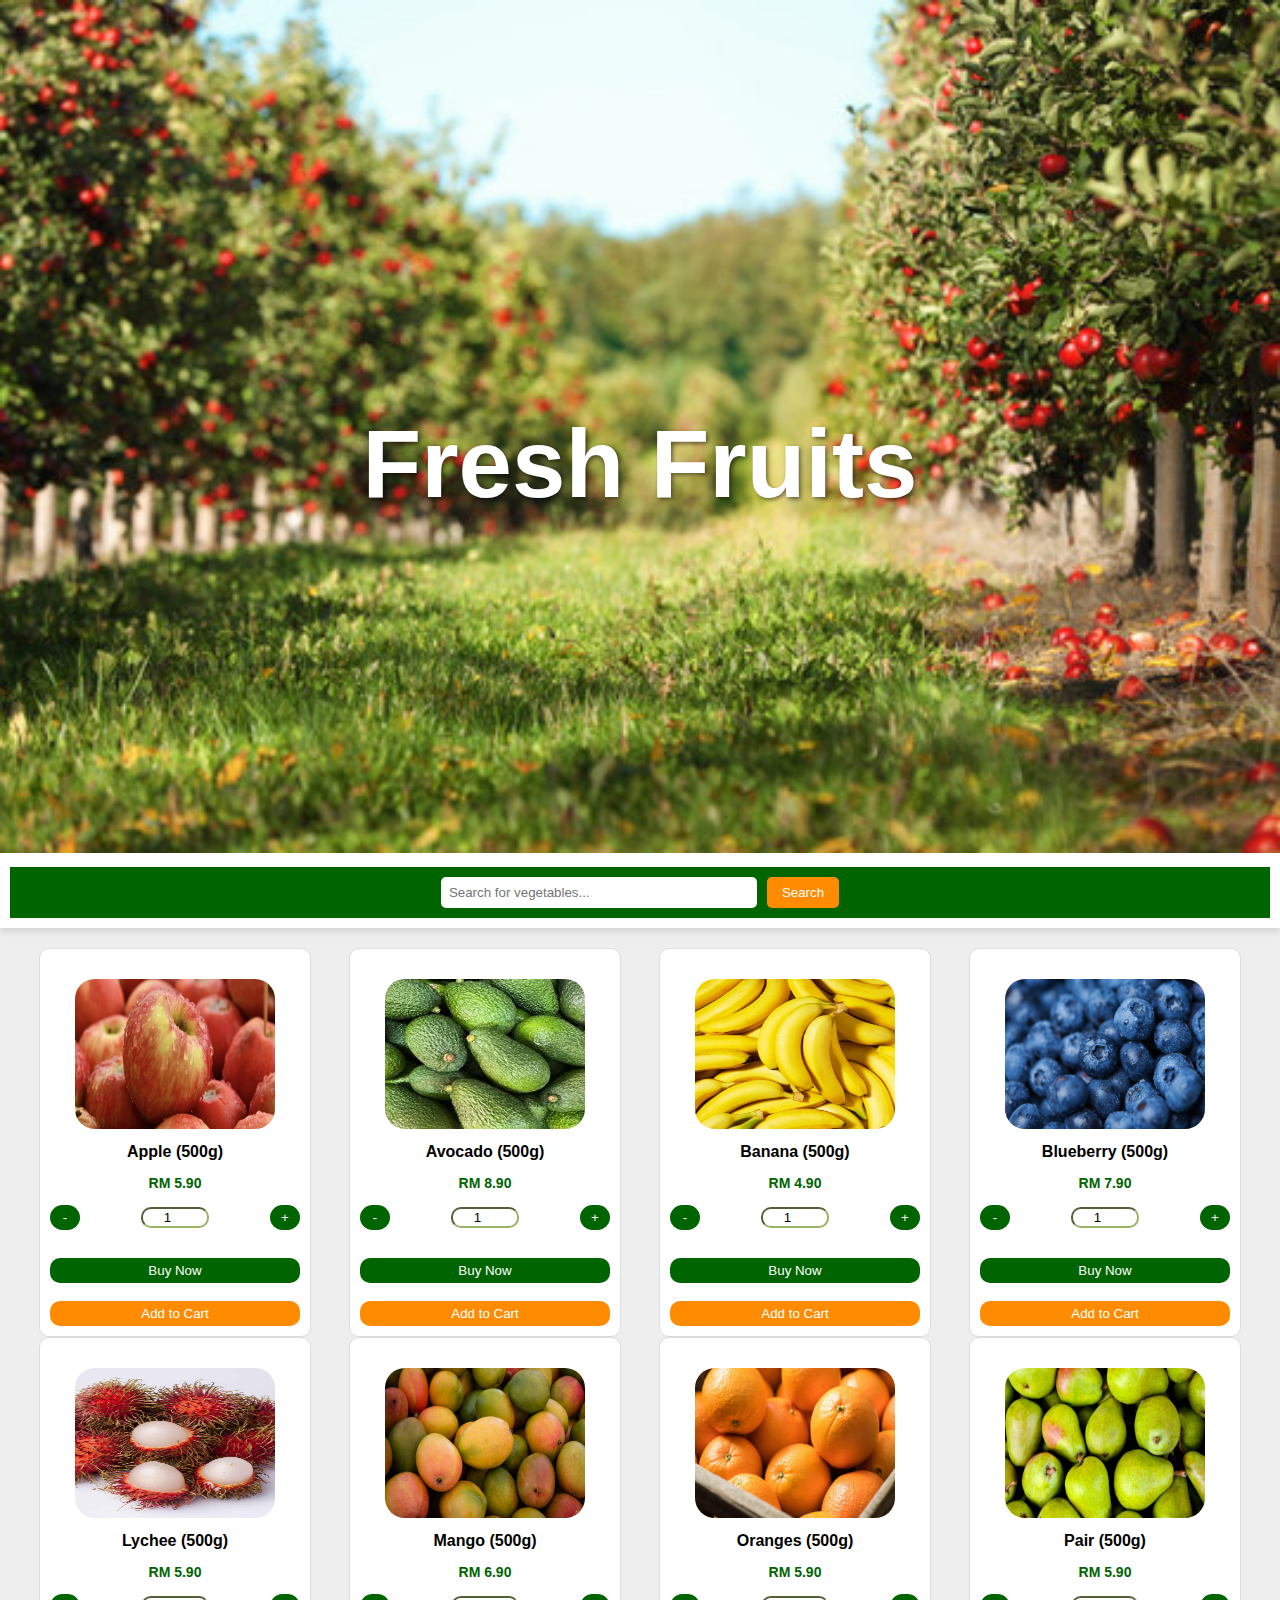
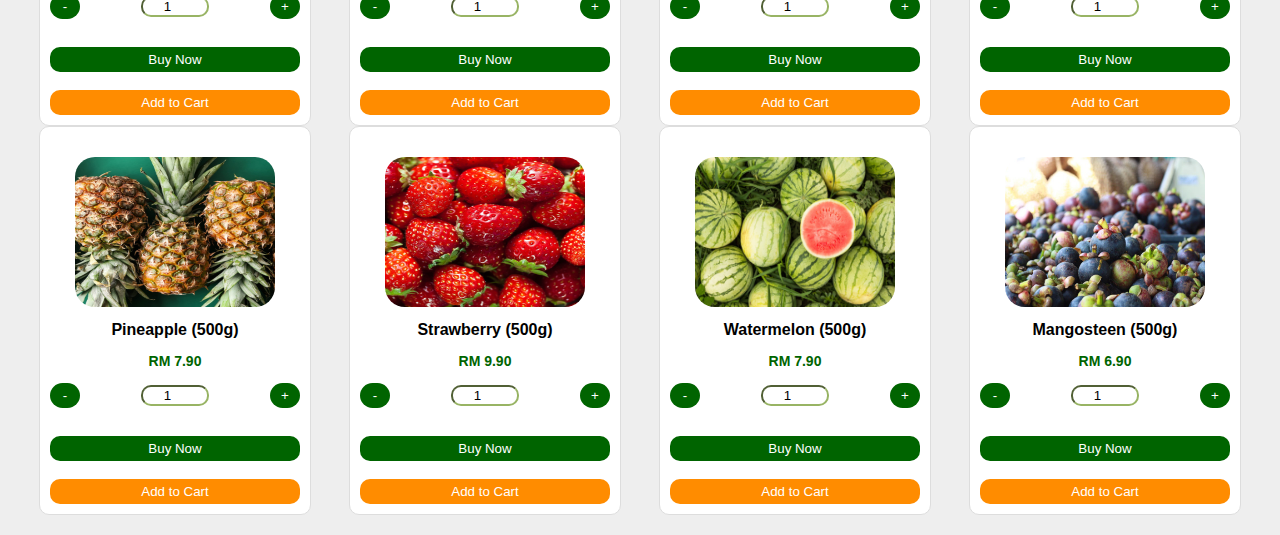
<file: src/main/webapp/BaseFruits.html>
<!DOCTYPE html>
<html lang="en">
<head>
  <meta charset="UTF-8">
  <meta name="viewport" content="width=device-width, initial-scale=1.0">
  <link rel="stylesheet" href="css/basestyle.css">
  <title>Fruit Store</title>
</head>
<body>

    <header>
        <div class="header-image">
            <img src="images/FruitFarm.jpg" alt="Fresh Vegetables"> 
        </div>
        <div class="header-text">
            <h1>Fresh Fruits</h1>
        </div>

  <nav>
      <div class="search-bar">
        <input type="text" id="search-input" placeholder="Search for vegetables...">
        <button id="search-button">Search</button>
      </div>
  </nav>
</header>
  <div class="product-grid">
    <!-- Product Card -->
    <div class="product-card" >
      <img src="images/Apple.jpg" alt="Apple">
      <h3>Apple (500g)</h3>
      <p>RM 5.90</p>
      <div class="quantity">
        <button class="quantity-btn minus">-</button>
        <input type="number" value="1" class="quantity-input" min="1">
        <button class="quantity-btn plus">+</button>
      </div>
      <br>
      <button class="buy-now">Buy Now</button>
      <br><br>
      <button class="add-to-cart">Add to Cart</button>
    </div>
    
    <div class="product-card">
      <img src="images/Avocado.jpg" alt="Avocado">
      <h3>Avocado (500g)</h3>
      <p>RM 8.90</p>
      <div class="quantity">
        <button class="quantity-btn minus">-</button>
        <input type="number" value="1" class="quantity-input" min="1">
        <button class="quantity-btn plus">+</button>
      </div>
      <br>
      <button class="buy-now">Buy Now</button>
      <br><br>
      <button class="add-to-cart">Add to Cart</button>
    </div>
    
    <div class="product-card">
        <img src="images/Banana.jpg" alt="Banana">
        <h3>Banana (500g)</h3>
        <p>RM 4.90</p>
        <div class="quantity">
          <button class="quantity-btn minus">-</button>
          <input type="number" value="1" class="quantity-input" min="1">
          <button class="quantity-btn plus">+</button>
        </div>
        <br>
        <button class="buy-now">Buy Now</button>
        <br><br>
        <button class="add-to-cart">Add to Cart</button>
      </div>

      <div class="product-card">
        <img src="images/Blueberry.jpg" alt="Blueberry">
        <h3>Blueberry (500g)</h3>
        <p>RM 7.90</p>
        <div class="quantity">
          <button class="quantity-btn minus">-</button>
          <input type="number" value="1" class="quantity-input" min="1">
          <button class="quantity-btn plus">+</button>
        </div>
        <br>
        <button class="buy-now">Buy Now</button>
        <br><br>
        <button class="add-to-cart">Add to Cart</button>
      </div>
      <br>
      <br>

      <div class="product-card">
        <img src="images/Lychee.jpg" alt="Lychee">
        <h3>Lychee (500g)</h3>
        <p>RM 5.90</p>
        <div class="quantity">
          <button class="quantity-btn minus">-</button>
          <input type="number" value="1" class="quantity-input" min="1">
          <button class="quantity-btn plus">+</button>
        </div>
        <br>
        <button class="buy-now">Buy Now</button>
        <br><br>
        <button class="add-to-cart">Add to Cart</button>
      </div>

      <div class="product-card">
        <img src="images/Mango.jpg" alt="Mango">
        <h3>Mango (500g)</h3>
        <p>RM 6.90</p>
        <div class="quantity">
          <button class="quantity-btn minus">-</button>
          <input type="number" value="1" class="quantity-input" min="1">
          <button class="quantity-btn plus">+</button>
        </div>
        <br>
        <button class="buy-now">Buy Now</button>
        <br><br>
        <button class="add-to-cart">Add to Cart</button>
      </div>

      <div class="product-card">
        <img src="images/Oranges.jpg" alt="Oranges">
        <h3>Oranges (500g)</h3>
        <p>RM 5.90</p>
        <div class="quantity">
          <button class="quantity-btn minus">-</button>
          <input type="number" value="1" class="quantity-input" min="1">
          <button class="quantity-btn plus">+</button>
        </div>
        <br>
        <button class="buy-now">Buy Now</button>
        <br><br>
        <button class="add-to-cart">Add to Cart</button>
      </div>

      <div class="product-card">
        <img src="images/Pair.jpg" alt="Pair">
        <h3>Pair (500g)</h3>
        <p>RM 5.90</p>
        <div class="quantity">
          <button class="quantity-btn minus">-</button>
          <input type="number" value="1" class="quantity-input" min="1">
          <button class="quantity-btn plus">+</button>
        </div>
        <br>
        <button class="buy-now">Buy Now</button>
        <br><br>
        <button class="add-to-cart">Add to Cart</button>
      </div>

      <div class="product-card">
        <img src="images/Pineapple.jpg" alt="Pineapple">
        <h3>Pineapple (500g)</h3>
        <p>RM 7.90</p>
        <div class="quantity">
          <button class="quantity-btn minus">-</button>
          <input type="number" value="1" class="quantity-input" min="1">
          <button class="quantity-btn plus">+</button>
        </div>
        <br>
        <button class="buy-now">Buy Now</button>
        <br><br>
        <button class="add-to-cart">Add to Cart</button>
      </div>

      <div class="product-card">
        <img src="images/Strawberry.jpeg" alt="Strawberry">
        <h3>Strawberry (500g)</h3>
        <p>RM 9.90</p>
        <div class="quantity">
          <button class="quantity-btn minus">-</button>
          <input type="number" value="1" class="quantity-input" min="1">
          <button class="quantity-btn plus">+</button>
        </div>
        <br>
        <button class="buy-now">Buy Now</button>
        <br><br>
        <button class="add-to-cart">Add to Cart</button>
      </div>

      <div class="product-card">
        <img src="images/Watermelon.jpeg" alt="Watermelon">
        <h3>Watermelon (500g)</h3>
        <p>RM 7.90</p>
        <div class="quantity">
          <button class="quantity-btn minus">-</button>
          <input type="number" value="1" class="quantity-input" min="1">
          <button class="quantity-btn plus">+</button>
        </div>
        <br>
        <button class="buy-now">Buy Now</button>
        <br><br>
        <button class="add-to-cart">Add to Cart</button>
      </div>

      <div class="product-card">
        <img src="images/Mangosteen.JPG" alt="Mangosteen">
        <h3>Mangosteen (500g)</h3>
        <p>RM 6.90</p>
        <div class="quantity">
          <button class="quantity-btn minus">-</button>
          <input type="number" value="1" class="quantity-input" min="1">
          <button class="quantity-btn plus">+</button>
        </div>
        <br>
        <button class="buy-now">Buy Now</button>
        <br><br>
        <button class="add-to-cart">Add to Cart</button>
      </div>
  </div>

  <script src="js/baseref.js"></script>
</body>
</html>
</file>
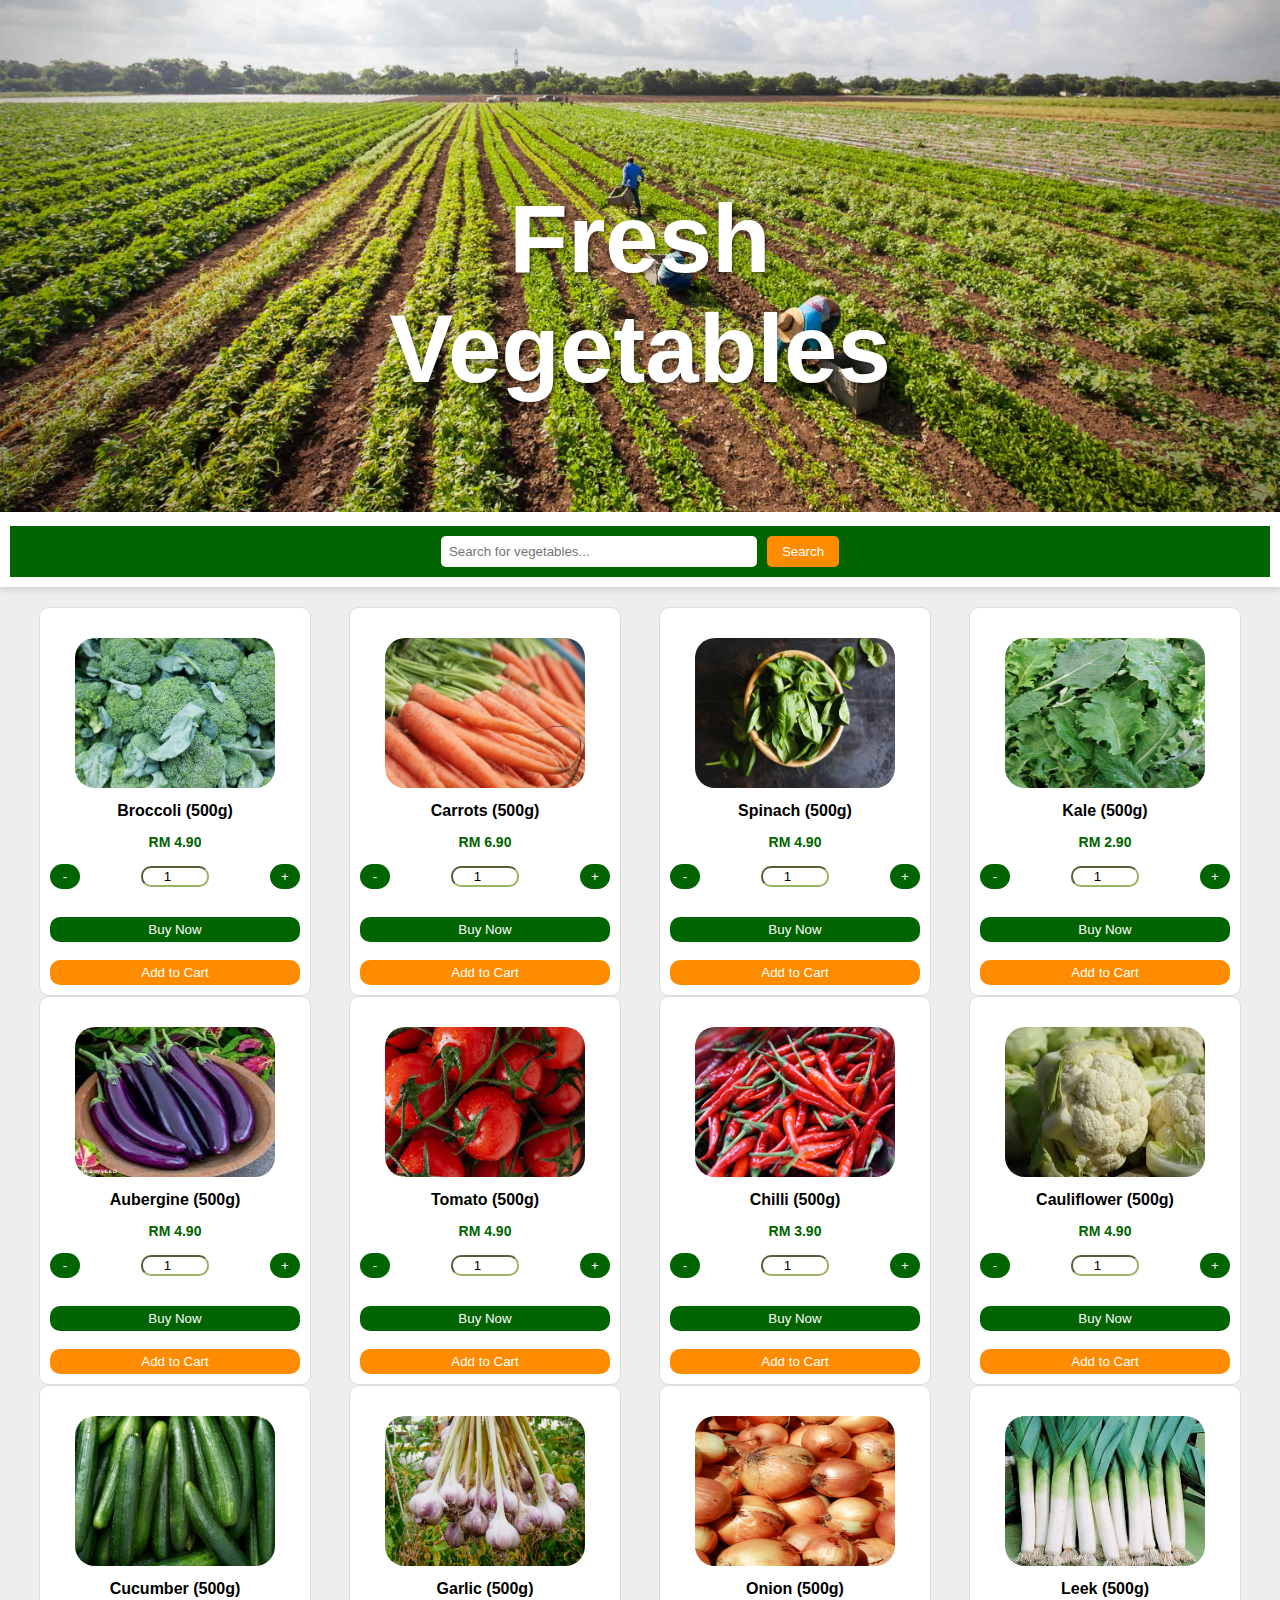
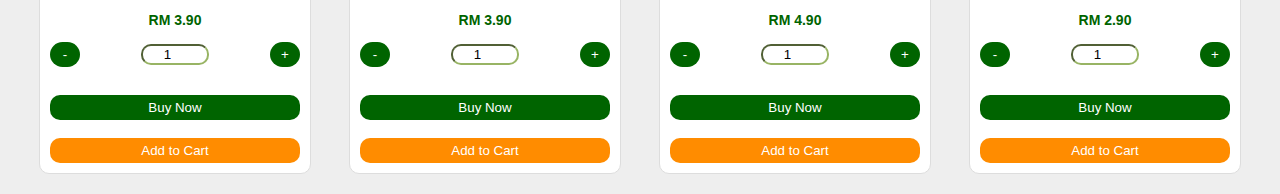
<file: src/main/webapp/BaseVegetables.html>
<!DOCTYPE html>
<html lang="en">
<head>
  <meta charset="UTF-8">
  <meta name="viewport" content="width=device-width, initial-scale=1.0">
  <link rel="stylesheet" href="css/basestyle.css">
  <title>Vegetable Store</title>
</head>
<body>

    <header>
        <div class="header-image">
            <img src="images/FreshVegetable.jpg" alt="Fresh Vegetables"> 
        </div>
        <div class="header-text">
            <h1>Fresh Vegetables</h1>
        </div>

  <nav>
      <div class="search-bar">
        <input type="text" id="search-input" placeholder="Search for vegetables...">
        <button id="search-button">Search</button>
      </div>
  </nav>
</header>
  <div class="product-grid">
    <!-- Product Card -->
    <div class="product-card" >
      <img src="images/Broccoli.jpg" alt="Broccoli">
      <h3>Broccoli (500g)</h3>
      <p>RM 4.90</p>
      <div class="quantity">
        <button class="quantity-btn minus">-</button>
        <input type="number" value="1" class="quantity-input" min="1">
        <button class="quantity-btn plus">+</button>
      </div>
      <br>
      <button class="buy-now">Buy Now</button>
      <br><br>
      <button class="add-to-cart">Add to Cart</button>
    </div>
    
    <div class="product-card">
      <img src="images/Carrots.jpg" alt="Carrot">
      <h3>Carrots (500g)</h3>
      <p>RM 6.90</p>
      <div class="quantity">
        <button class="quantity-btn minus">-</button>
        <input type="number" value="1" class="quantity-input" min="1">
        <button class="quantity-btn plus">+</button>
      </div>
      <br>
      <button class="buy-now">Buy Now</button>
      <br><br>
      <button class="add-to-cart">Add to Cart</button>
    </div>
    
    <div class="product-card">
        <img src="images/Spinach.jpg" alt="Spinach">
        <h3>Spinach (500g)</h3>
        <p>RM 4.90</p>
        <div class="quantity">
          <button class="quantity-btn minus">-</button>
          <input type="number" value="1" class="quantity-input" min="1">
          <button class="quantity-btn plus">+</button>
        </div>
        <br>
        <button class="buy-now">Buy Now</button>
        <br><br>
        <button class="add-to-cart">Add to Cart</button>
      </div>

      <div class="product-card">
        <img src="images/Kale.jpg" alt="Kale">
        <h3>Kale (500g)</h3>
        <p>RM 2.90</p>
        <div class="quantity">
          <button class="quantity-btn minus">-</button>
          <input type="number" value="1" class="quantity-input" min="1">
          <button class="quantity-btn plus">+</button>
        </div>
        <br>
        <button class="buy-now">Buy Now</button>
        <br><br>
        <button class="add-to-cart">Add to Cart</button>
      </div>
      <br>
      <br>

      <div class="product-card">
        <img src="images/Aubergine.jpg" alt="Aubergine">
        <h3>Aubergine (500g)</h3>
        <p>RM 4.90</p>
        <div class="quantity">
          <button class="quantity-btn minus">-</button>
          <input type="number" value="1" class="quantity-input" min="1">
          <button class="quantity-btn plus">+</button>
        </div>
        <br>
        <button class="buy-now">Buy Now</button>
        <br><br>
        <button class="add-to-cart">Add to Cart</button>
      </div>

      <div class="product-card">
        <img src="images/Tomato.jpg" alt="Tomato">
        <h3>Tomato (500g)</h3>
        <p>RM 4.90</p>
        <div class="quantity">
          <button class="quantity-btn minus">-</button>
          <input type="number" value="1" class="quantity-input" min="1">
          <button class="quantity-btn plus">+</button>
        </div>
        <br>
        <button class="buy-now">Buy Now</button>
        <br><br>
        <button class="add-to-cart">Add to Cart</button>
      </div>

      <div class="product-card">
        <img src="images/Chilli.jpg" alt="Chilli">
        <h3>Chilli (500g)</h3>
        <p>RM 3.90</p>
        <div class="quantity">
          <button class="quantity-btn minus">-</button>
          <input type="number" value="1" class="quantity-input" min="1">
          <button class="quantity-btn plus">+</button>
        </div>
        <br>
        <button class="buy-now">Buy Now</button>
        <br><br>
        <button class="add-to-cart">Add to Cart</button>
      </div>

      <div class="product-card">
        <img src="images/Cauliflower.jpg" alt="Cauliflower">
        <h3>Cauliflower (500g)</h3>
        <p>RM 4.90</p>
        <div class="quantity">
          <button class="quantity-btn minus">-</button>
          <input type="number" value="1" class="quantity-input" min="1">
          <button class="quantity-btn plus">+</button>
        </div>
        <br>
        <button class="buy-now">Buy Now</button>
        <br><br>
        <button class="add-to-cart">Add to Cart</button>
      </div>

      <div class="product-card">
        <img src="images/Cucumber.jpg" alt="Cucumber">
        <h3>Cucumber (500g)</h3>
        <p>RM 3.90</p>
        <div class="quantity">
          <button class="quantity-btn minus">-</button>
          <input type="number" value="1" class="quantity-input" min="1">
          <button class="quantity-btn plus">+</button>
        </div>
        <br>
        <button class="buy-now">Buy Now</button>
        <br><br>
        <button class="add-to-cart">Add to Cart</button>
      </div>

      <div class="product-card">
        <img src="images/Garlic.jpg" alt="Garlic">
        <h3>Garlic (500g)</h3>
        <p>RM 3.90</p>
        <div class="quantity">
          <button class="quantity-btn minus">-</button>
          <input type="number" value="1" class="quantity-input" min="1">
          <button class="quantity-btn plus">+</button>
        </div>
        <br>
        <button class="buy-now">Buy Now</button>
        <br><br>
        <button class="add-to-cart">Add to Cart</button>
      </div>

      <div class="product-card">
        <img src="images/Onion.jpg" alt="Onion">
        <h3>Onion (500g)</h3>
        <p>RM 4.90</p>
        <div class="quantity">
          <button class="quantity-btn minus">-</button>
          <input type="number" value="1" class="quantity-input" min="1">
          <button class="quantity-btn plus">+</button>
        </div>
        <br>
        <button class="buy-now">Buy Now</button>
        <br><br>
        <button class="add-to-cart">Add to Cart</button>
      </div>

      <div class="product-card">
        <img src="images/Leek.jpg" alt="Leek">
        <h3>Leek (500g)</h3>
        <p>RM 2.90</p>
        <div class="quantity">
          <button class="quantity-btn minus">-</button>
          <input type="number" value="1" class="quantity-input" min="1">
          <button class="quantity-btn plus">+</button>
        </div>
        <br>
        <button class="buy-now">Buy Now</button>
        <br><br>
        <button class="add-to-cart">Add to Cart</button>
      </div>
  </div>

  <script src="js/baseref.js"></script>
</body>
</html>
</file>
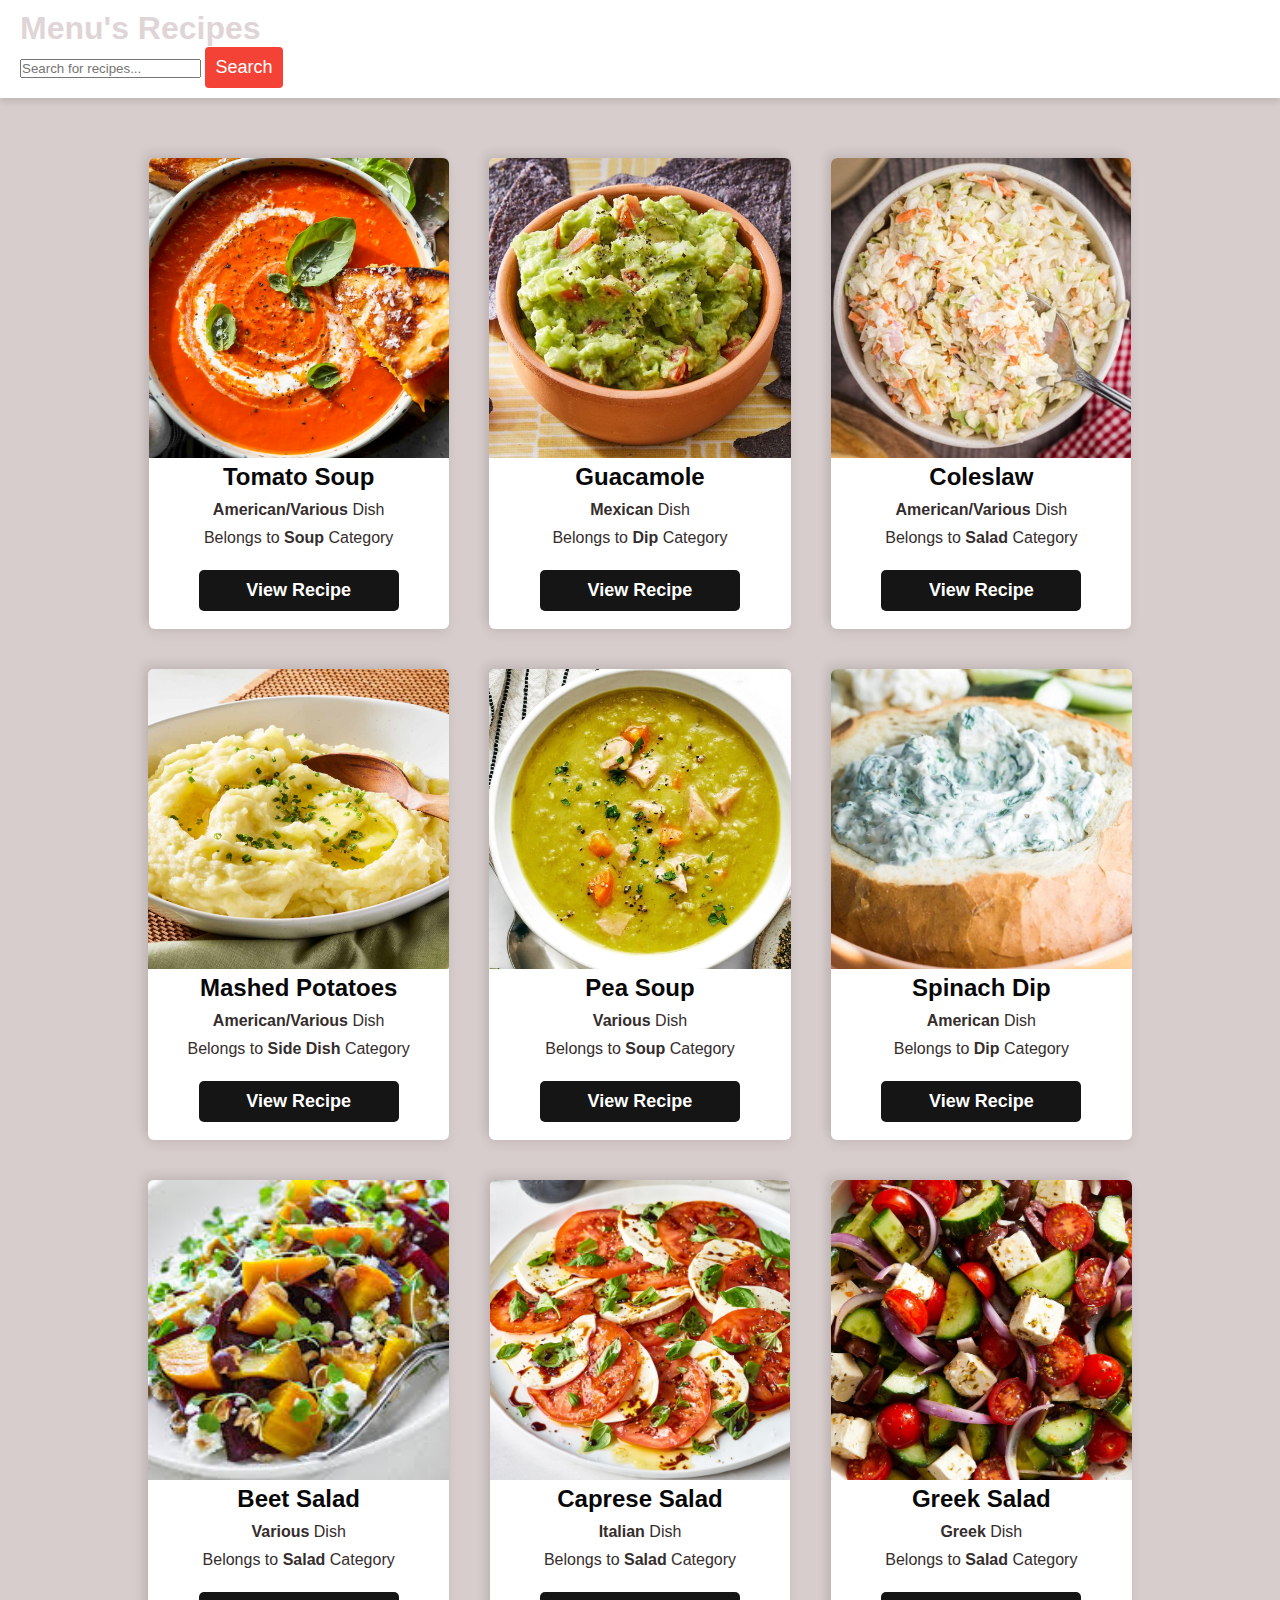
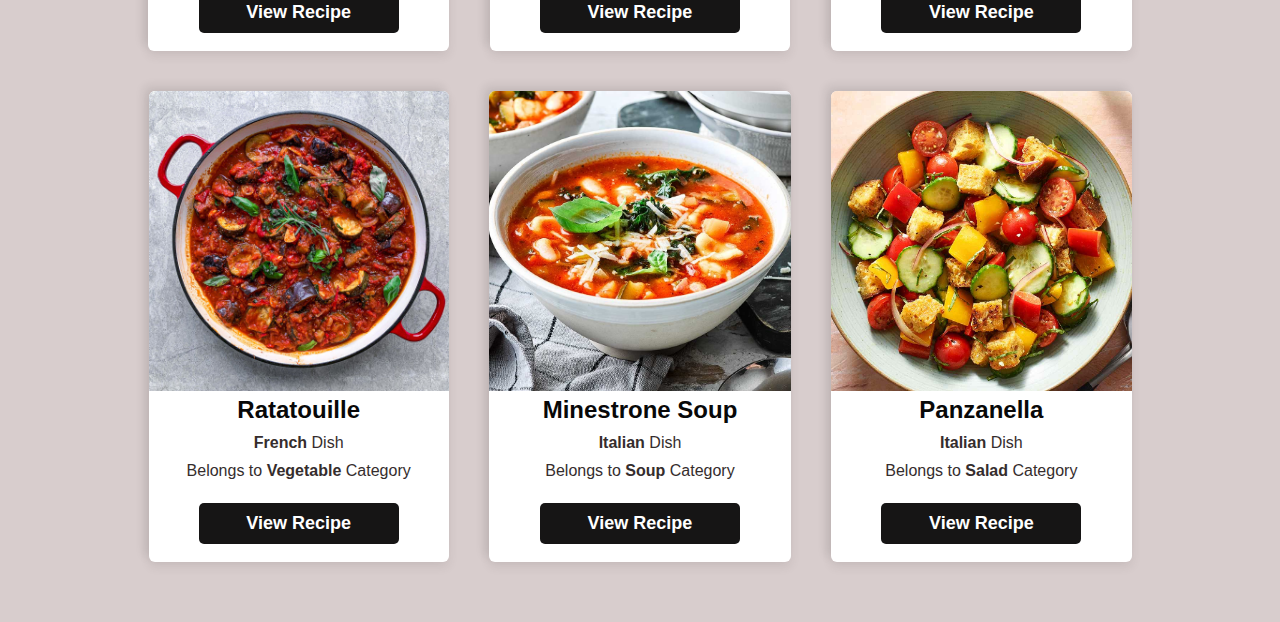
<file: src/main/webapp/connect.html>
<!DOCTYPE html>
<html lang="en">
<head>
    <meta charset="UTF-8">
    <meta name="viewport" content="width=device-width, initial-scale=1.0">
    <title>Menu's Recipes</title>
    <link rel="stylesheet" href="css/styles.css">
    <link rel="stylesheet" href="https://cdnjs.cloudflare.com/ajax/libs/font-awesome/5.15.1/css/all.min.css" integrity="sha512-+4zCK9k+qNFUR5X+cK9EIR+ZOhtIloNl9GIKS57V1MyNsYpYcUrUeQc9vNfzsWfV28IaLL3i96P9sdNyeRssA==" crossorigin="anonymous" />
</head>
<body>
    <header>
        <nav>
            <h1>Menu's Recipes</h1>
            <form>
                <input type="text" placeholder="Search for recipes..." class="searchBox">
                <button type="submit" class="searchBtn">Search</button>
            </form>
        </nav>
    </header>
    <main>
        <section>
            <div class="recipe-container">
                <h2>Search your favourite recipes...</h2>
            </div>
            <div class="recipe-details">
                <button type="button" class="recipe-close-btn">
                    <i class="fas fa-times"></i>
                </button>
                <div class="recipe-details-content"></div>
            </div>
        </section>
    </main>
    <script src="js/recipe.js"></script>
</body>
</html>
</file>
<file: src/main/webapp/css/basestyle.css>
body {
  font-family: Arial, sans-serif;
  margin: 0;
  padding: 0;
  background-color: #eee;
}
header {
    background-color: #fff; /* Set a light background color */
    box-shadow: 0 4px 6px rgba(0, 0, 0, 0.1);
    padding: 10px 20px;
}

.navbar {
    display: flex;
    gap: 15px;
    align-items: center;
}

.navbar a {
    text-decoration: none;
    color: #333; /* Ensure links are visible */
    padding: 10px 15px;
    transition: color 0.3s ease;
}

.navbar a:hover {
    color: #007BFF; /* Add hover effect */
}

.dropdown-content {
    background-color: #fff;
    color: #333;
    border-radius: 5px;
    box-shadow: 0px 8px 16px rgba(0, 0, 0, 0.2);
}

.dropdown-content a {
    border-bottom: 1px solid #ddd;
    color: #333; /* Ensure text is visible */
}

.dropdown-content a:hover {
    background-color: #f1f1f1;
}


nav {
  background-color: #fff; 
  padding: 10px;
  margin: 0;
}

.search-bar {
  display: flex;
  justify-content: center;
  align-items: center;
  padding: 10px;
  background-color: #006400;
}

.search-bar input {
  width: 300px;
  padding: 8px;
  border: none;
  border-radius: 5px;
  margin-right: 10px;
}

.search-bar button {
  padding: 8px 15px;
  border: none;
  border-radius: 5px;
  background-color: #ff8c00;
  color: white;
  cursor: pointer;
}

.search-bar button:hover {
  background-color: #ffa733;
}

header {
    text-align: center;
    position: relative;
    border-color: #006400;
    border-width: 100px;
    margin: 0;
    padding: 0;
    margin-bottom: 0;
    padding-bottom: 0;
}

.header-image {
    width: 100%;
    overflow: hidden;
    border-color: #006400;
    border-width: 5000px;
    border: #006400;
    margin: 0;
    padding: 0;
    margin-bottom: 0;
    padding-bottom: 0;
}

.header-image img {
    width: 100%;
    margin-bottom: 0;
    padding-bottom: 0;
}

.header-text {
    position: absolute;
    top: 50%;
    left: 50%;
    transform: translate(-50%, -50%);
    color: white;
    font-size: 3rem;
    text-shadow: 2px 2px 4px rgba(0, 0, 0, 0.5); 
    margin-bottom: 0;
    padding-bottom: 0;
}


.product-grid {
  display: flex;
  flex-wrap: wrap;
  justify-content: space-around;
  padding: 20px;
}

.product-card {
  border: 1px solid #ddd;
  border-radius: 10px;
  padding: 10px;
  margin-top: 10px;
  margin-bottom: 50px;
  margin: auto;
  text-align: center;
  width: 250px;
  background-color: white;
}

.prodcut-card:hover {
    background-color: grey;
}

.product-card img {
    margin-top: 20px;
  width: 200px;
  height: 150px;
  size: fixed;
  border-radius: 20px;
}

.product-card h3 {
  font-size: 16px;
  margin: 10px 0;
}

.product-card p {
  font-size: 14px;
  color: #006400;
  font-weight: bold;
}

.modal {
    display: none;
    position: fixed;
    top: 0;
    left: 0;
    width: 100%;
    height: 100%;
    background: rgba(0, 0, 0, 0.7);
    justify-content: center;
    align-items: center;
  }
  
  .modal-content {
    background: white;
    border-radius: 10px;
    padding: 20px;
    width: 80%;
    max-width: 600px;
    display: flex;
    flex-wrap: wrap;
    gap: 20px;
  }
  
  .modal-content img {
    width: 200px;
    height: auto;
    border-radius: 10px;
  }
  
  .product-details {
    flex: 1;
  }
  
  .product-details h3, .product-details p {
    margin: 5px 0;
  }

.quantity {
  display: flex;
  justify-content: center;
  align-items: center;
  margin: 10px 0;
}

.quantity-btn {
  background-color: #006400;
  color: white;
  border: none;
  padding: 5px;
  cursor: pointer;
  width: 30px;
  border-radius: 20px;
}

.quantity-input {
  width: 60px;
  margin: auto;
  padding: auto;
  text-align:unset;
  border-color: #98b464;
  border-radius: 10px;
}

.buy-now, .add-to-cart {
  background-color: #006400;
  height: 25px;
  width: 75px;
  color: white;
  border: none;
  padding: auto;
  margin: auto;
  cursor: pointer;
  width: 100%;
  position: relative;
  border-radius: 10px;
}

.add-to-cart {
  background-color: #ff8c00;
}
</file>
<file: src/main/webapp/css/styles.css>
* {
    margin: 0;
    padding: 0;
    box-sizing: border-box;
    font-family: Verdana, Geneva, Tahoma, sans-serif;
  }
  
  header {
    background-color: #fff; /* Set a light background color */
    box-shadow: 0 4px 6px rgba(0, 0, 0, 0.1);
    padding: 10px 20px;
}

.navbar {
    display: flex;
    gap: 15px;
    align-items: center;
}

.navbar a {
    text-decoration: none;
    color: #333; /* Ensure links are visible */
    padding: 10px 15px;
    transition: color 0.3s ease;
}

.navbar a:hover {
    color: #007BFF; /* Add hover effect */
}

.dropdown-content {
    background-color: #fff;
    color: #333;
    border-radius: 5px;
    box-shadow: 0px 8px 16px rgba(0, 0, 0, 0.2);
}

.dropdown-content a {
    border-bottom: 1px solid #ddd;
    color: #333; /* Ensure text is visible */
}

.dropdown-content a:hover {
    background-color: #f1f1f1;
}
  
  
  body {
    background-color: #d8cdcd;
    color: #dfd5d6;
    overflow-x: hidden;
  }
  
  form input[type="text"]:focus {
    outline: 2px solid #ff009d;
  }
  
  form button[type="submit"] {
    border: none;
    font-size: 18px;
    padding: 10px;
    border-radius: 4px;
    background-color: #f44336;
    color: #fff;
    cursor: pointer;
    transition: background-color 0.2s ease-in-out;
  }
  
  form button[type="submit"]:hover,
  .recipe button:hover,
  .recipe-close-btn:hover {
    background-color: #ff5c5c;
  }
  
  form button[type="submit"]:focus {
    outline: 2px solid #007bff;
  }
  
  .recipe-container {
    text-align: center;
    display: grid;
    grid-template-columns: repeat(auto-fit, minmax(300px, 1fr));
    grid-gap: 40px;
    width: 80%;
    margin: 40px auto;
    padding: 20px;
    place-items: center;
  }
  
  .recipe {
    background-color: #fff;
    display: flex;
    flex-direction: column;
    color: #080808;
    border-radius: 6px;
    box-shadow: 0 5px 10px rgba(78, 73, 73, 0.1), -5px -5px 10px rgba(34, 34, 34, 0.1);
    cursor: pointer;
    max-width: 350px;
    transition: transform 0.3s ease-in-out;
    overflow: hidden;
  }
  
  .recipe:hover {
    transform: scale(1.02);
  }
  
  .recipe img {
    height: 300px;
    width: 100%;
    object-fit: cover;
    display: block;
  }
  
  .recipe h3 {
    font-size: 24px;
    margin-block: 5px;
    padding: 0 10px;
  }
  
  .recipe p {
    font-size: 16px;
    color: #352d2d;
    margin: 5px 0;
    padding: 0 10px;
  }
  
  .recipe span {
    font-weight: 600;
  }
  
  .recipe button {
    font-size: 18px;
    font-weight: 600;
    padding: 10px;
    border-radius: 5px;
    border: none;
    cursor: pointer;
    margin: 18px auto;
    background-color: #161515;
    color: #fff;
    width: 80%;
    max-width: 200px;
  }
  
  .recipe button:focus {
    outline: 2px solid #007bff;
  }
  
  .recipe-details {
    display: none;
    position: fixed;
    top: 50%;
    left: 50%;
    transform: translate(-50%, -50%);
    background-color: #000000;
    border-radius: 12px;
    max-width: 90%;
    max-height: 90%;
    width: 600px;
    height: auto;
    font-size: 20px;
    transition: all 0.5s ease-in-out;
    overflow-y: auto;
    z-index: 2;
  }
  
  .recipe-details-content {
    padding: 30px;
  }
  
  .recipeName {
    text-align: center;
    text-transform: uppercase;
    text-decoration: underline;
    margin-bottom: 10px;
  }
  
  .ingredientList li {
    margin-top: 10px;
    margin-left: 20px;
  }
  
  .recipeInstructions p {
    line-height: 1.6;
    white-space: pre-line;
  }
  
  .recipeName,
  .ingredientList,
  .recipeInstructions {
    margin-bottom: 20px;
  }
  
  .recipe-close-btn {
    border: none;
    font-size: 18px;
    padding: 8px;
    border-radius: 4px;
    background-color: #ece6e5;
    color: #fff;
    position: absolute;
    top: 20px;
    right: 20px;
    width: 30px;
    height: 30px;
    display: flex;
    justify-content: center;
    align-items: center;
    cursor: pointer;
    z-index: 3;
  }
  
  .recipe-close-btn:focus {
    outline: 2px solid #007bff;
  }

  .ingredient-image {
    max-width: 75px;
    height: auto;
    display: block;
    margin-top: 5px;
}

.fresh2you-message {
  font-style: italic;
  color: #a0a0a0;
  margin-top: 10px;
}

.ingredientList li {
    margin-bottom: 10px;
}
  
  @media screen and (max-width: 768px) {
    header nav {
        flex-direction: column;
        align-items: flex-start;
    }
  
    header nav form {
        width: 100%;
        margin-top: 20px;
    }
  
    .recipe-details {
        font-size: 16px;
        width: 95%;
        max-width: 95%;
    }
  }
</file>
